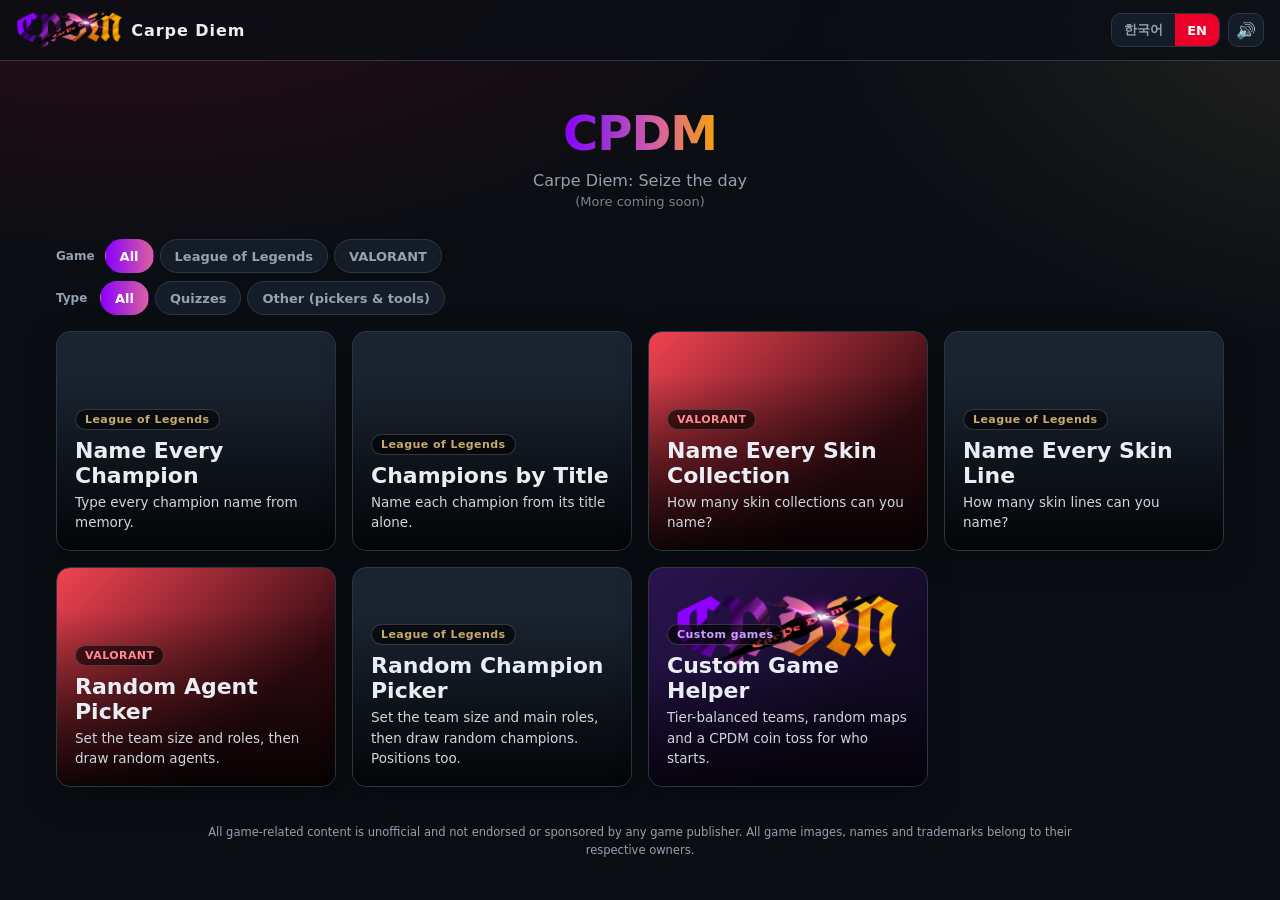
<file: index.html>
<!doctype html>
<html lang="ko">
<head>
<meta charset="utf-8">
<meta name="viewport" content="width=device-width, initial-scale=1, viewport-fit=cover">
<meta name="theme-color" content="#0a0e13">
<meta name="description" content="League of Legends & VALORANT fan quizzes · 리그 오브 레전드 & 발로란트 팬 퀴즈">
<title>Carpe Diem</title>
<link rel="icon" type="image/png" sizes="32x32" href="assets/img/favicon-32.png">
<link rel="icon" type="image/png" sizes="192x192" href="assets/img/favicon-192.png">
<link rel="apple-touch-icon" href="assets/img/apple-touch-icon.png">
<link rel="stylesheet" href="assets/css/style.css">
</head>
<body data-title-key="hubTitle">
<main class="wrap">
  <section class="hero">
    <h1 class="hero-logo-text">CPDM</h1>
    <p data-i18n="hubSub"></p>
    <p class="hero-note" data-i18n="hubNote"></p>
  </section>
  <nav class="cat-bar" aria-label="categories">
    <div class="cat-row"><span class="cat-label" data-i18n="catMain"></span><div class="cat-chips" id="mainCats"></div></div>
    <div class="cat-row"><span class="cat-label" data-i18n="catSub"></span><div class="cat-chips" id="subCats"></div></div>
  </nav>
  <section class="quiz-list" id="quizList"></section>
  <p class="status" id="emptyMsg" data-i18n="catEmpty" hidden></p>
</main>

<script src="assets/js/common.js"></script>
<script src="assets/js/quizzes.js"></script>
<script>
(function () {
  App.addStrings({
    ko: {
      hubTitle: 'Carpe Diem · 리그 오브 레전드 & 발로란트', hubSub: 'Carpe Diem: 현재를 즐겨라', hubNote: '(항목은 추후 업데이트됩니다.)',
      catMain: '게임', catSub: '분류', catAll: '전체', catLol: '리그 오브 레전드', catVal: '발로란트',
      catQuiz: '퀴즈', catEtc: '기타 (뽑기·도구)', catEmpty: '해당하는 항목이 아직 없어요.',
    },
    en: {
      hubTitle: 'Carpe Diem · League of Legends & VALORANT', hubSub: 'Carpe Diem: Seize the day', hubNote: '(More coming soon)',
      catMain: 'Game', catSub: 'Type', catAll: 'All', catLol: 'League of Legends', catVal: 'VALORANT',
      catQuiz: 'Quizzes', catEtc: 'Other (pickers & tools)', catEmpty: 'Nothing here yet.',
    },
  });

  // Main category = game ('all' items show under every game); sub category = quiz / other.
  const MAIN = [['all', 'catAll'], ['lol', 'catLol'], ['val', 'catVal']];
  const SUB = [['all', 'catAll'], ['quiz', 'catQuiz'], ['etc', 'catEtc']];
  const FILTER_KEY = 'rq-home-filter';
  let filter = { main: 'all', sub: 'all' };
  try { filter = Object.assign(filter, JSON.parse(localStorage.getItem(FILTER_KEY)) || {}); } catch (e) { /* ignore */ }

  function chips(boxId, options, key) {
    const box = document.getElementById(boxId);
    box.innerHTML = '';
    options.forEach(([value, label]) => {
      const b = document.createElement('button');
      b.type = 'button';
      b.className = 'cat-chip';
      b.textContent = App.t(label);
      b.classList.toggle('active', filter[key] === value);
      b.addEventListener('click', () => {
        filter[key] = value;
        try { localStorage.setItem(FILTER_KEY, JSON.stringify(filter)); } catch (e) { /* ignore */ }
        render();
      });
      box.appendChild(b);
    });
  }

  const list = document.getElementById('quizList');
  function render() {
    chips('mainCats', MAIN, 'main');
    chips('subCats', SUB, 'sub');
    list.innerHTML = '';
    const shown = window.QUIZZES.filter((q) =>
      (filter.main === 'all' || q.game === filter.main || q.game === 'all') &&
      (filter.sub === 'all' || q.type === filter.sub));
    document.getElementById('emptyMsg').hidden = shown.length > 0;
    shown.forEach((q) => {
      const a = document.createElement('a');
      a.className = 'quiz-card ' + q.game;
      a.href = q.href;
      if (q.image) {
        const img = document.createElement('img');
        img.className = 'bg';
        img.alt = '';
        img.loading = 'lazy';
        img.src = q.image;
        img.onerror = () => img.remove();
        a.appendChild(img);
      }
      const tag = document.createElement('span');
      tag.className = 'tag ' + q.game;
      tag.textContent = App.L(q.tag);
      const h = document.createElement('h2');
      h.textContent = App.L(q.title);
      const p = document.createElement('p');
      p.textContent = App.L(q.desc);
      a.append(tag, h, p);
      list.appendChild(a);
    });
  }

  App.mountChrome();
  render();
  App.onLang(render);
})();
</script>
</body>
</html>
</file>
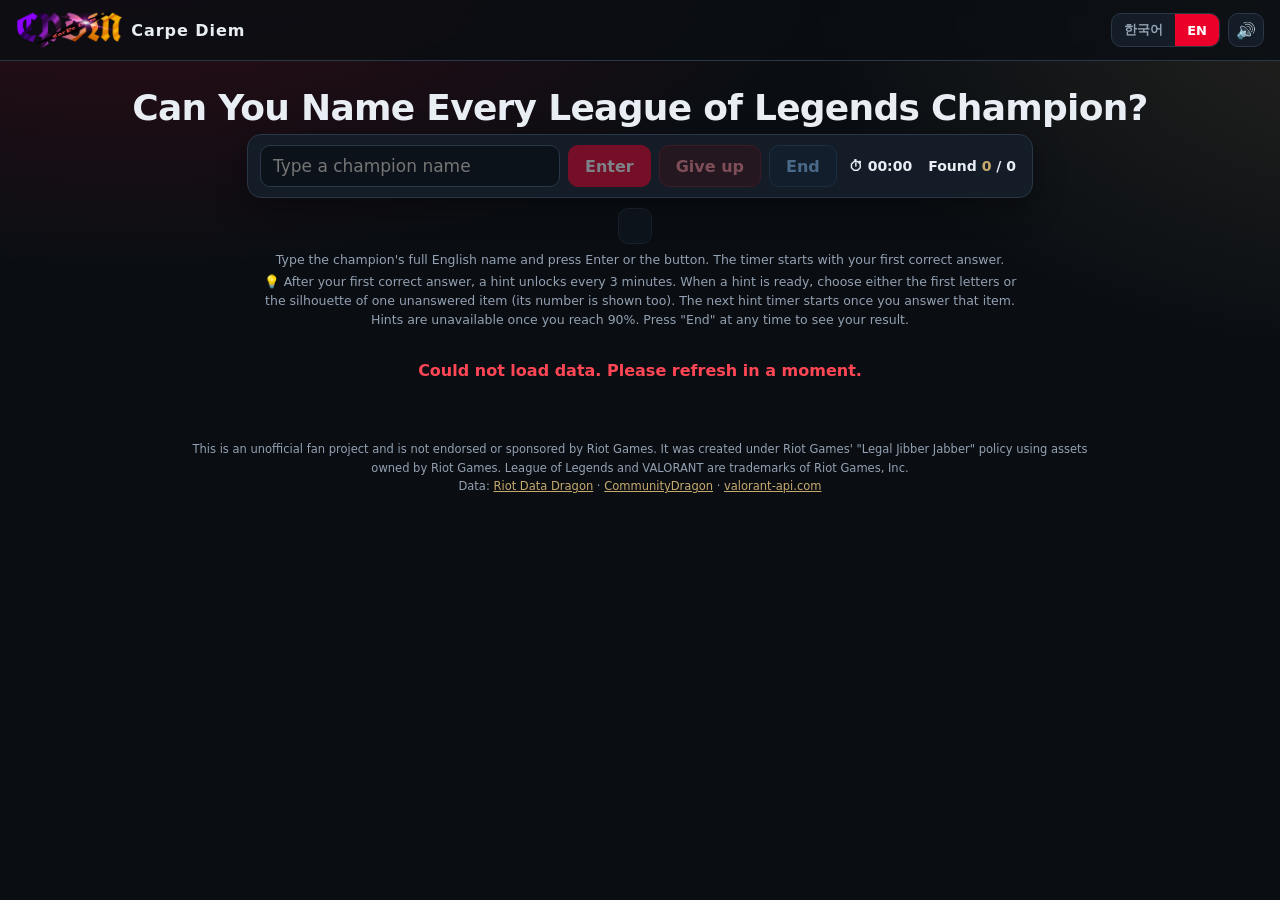
<file: lol-champions.html>
<!doctype html>
<html lang="ko">
<head>
<meta charset="utf-8">
<meta name="viewport" content="width=device-width, initial-scale=1, viewport-fit=cover">
<meta name="theme-color" content="#0a0e13">
<title>LoL 챔피언 퀴즈</title>
<link rel="icon" type="image/png" sizes="32x32" href="assets/img/favicon-32.png">
<link rel="icon" type="image/png" sizes="192x192" href="assets/img/favicon-192.png">
<link rel="apple-touch-icon" href="assets/img/apple-touch-icon.png">
<link rel="stylesheet" href="assets/css/style.css">
</head>
<body data-title-key="pageTitle" data-legal="riot">
<main class="wrap">
  <h1 class="page-title" data-i18n="title"></h1>
  <div class="game-bar">
    <input id="answer" class="text-input" autocomplete="off" autocapitalize="off" spellcheck="false" data-i18n-ph="placeholder" disabled>
    <button type="button" class="btn btn-primary" id="answerBtn" data-i18n="answer" disabled></button>
    <button type="button" class="btn btn-danger" id="giveUpBtn" data-i18n="giveUp" disabled></button>
    <div class="stat">⏱ <span id="timer">00:00</span></div>
    <div class="stat count"><span data-i18n="correct"></span> <b id="count">0</b> / <span id="total">0</span></div>
  </div>
  <p class="tip" data-i18n="tip"></p>
  <div class="status" id="status" data-i18n="loading"></div>
  <div class="champ-grid" id="grid"></div>
</main>

<section class="modal" id="endModal" role="dialog" aria-modal="true">
  <div class="modal-big" id="endBig"></div>
  <div class="modal-row" id="endScore"></div>
  <div class="modal-row"><span data-i18n="time"></span>: <span class="modal-time" id="endTime"></span></div>
  <p class="modal-comment" id="endComment"></p>
  <div class="modal-buttons">
    <button type="button" class="btn" data-close data-i18n="close"></button>
    <button type="button" class="btn btn-ok" id="restartBtn" data-i18n="restart"></button>
  </div>
</section>

<script src="assets/js/common.js"></script>
<script src="assets/js/name-all.js"></script>
<script src="assets/js/lol-champions.js"></script>
</body>
</html>
</file>
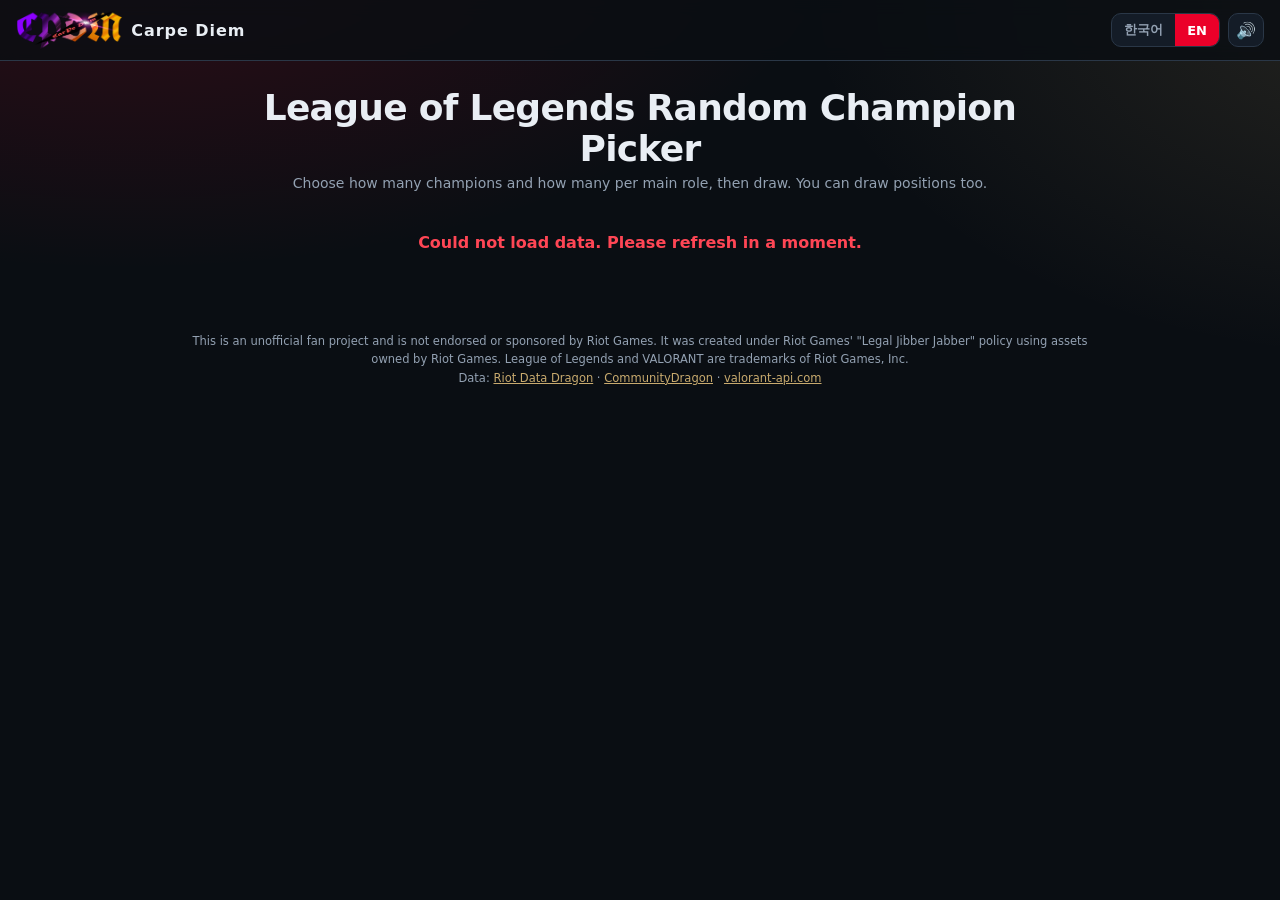
<file: lol-random.html>
<!doctype html>
<html lang="ko">
<head>
<meta charset="utf-8">
<meta name="viewport" content="width=device-width, initial-scale=1, viewport-fit=cover">
<meta name="theme-color" content="#0a0e13">
<title>LoL 챔피언 랜덤 뽑기</title>
<link rel="icon" type="image/png" sizes="32x32" href="assets/img/favicon-32.png">
<link rel="icon" type="image/png" sizes="192x192" href="assets/img/favicon-192.png">
<link rel="apple-touch-icon" href="assets/img/apple-touch-icon.png">
<link rel="stylesheet" href="assets/css/style.css">
</head>
<body data-title-key="pageTitle" data-legal="riot">
<main class="wrap rp">
  <h1 class="page-title" data-i18n="title"></h1>
  <p class="page-sub" data-i18n="sub"></p>
  <div class="status" id="status" data-i18n="loading"></div>

  <section class="panel rp-setup" id="setup" hidden>
    <div class="rp-row">
      <div class="rp-label" data-i18n="countLabel"></div>
      <div class="seg rp-count" id="countSeg"></div>
    </div>
    <div class="rp-row">
      <div class="rp-label"><span data-i18n="roleLabel"></span> <small id="roleNote"></small></div>
      <div class="rp-roles" id="roles"></div>
    </div>
    <button type="button" class="btn btn-primary btn-lg rp-go" id="drawBtn" data-i18n="draw"></button>
  </section>

  <section class="rp-result" id="result"></section>
</main>

<script src="assets/js/common.js"></script>
<script src="assets/js/random-picker.js"></script>
<script src="assets/js/lol-random.js"></script>
</body>
</html>
</file>
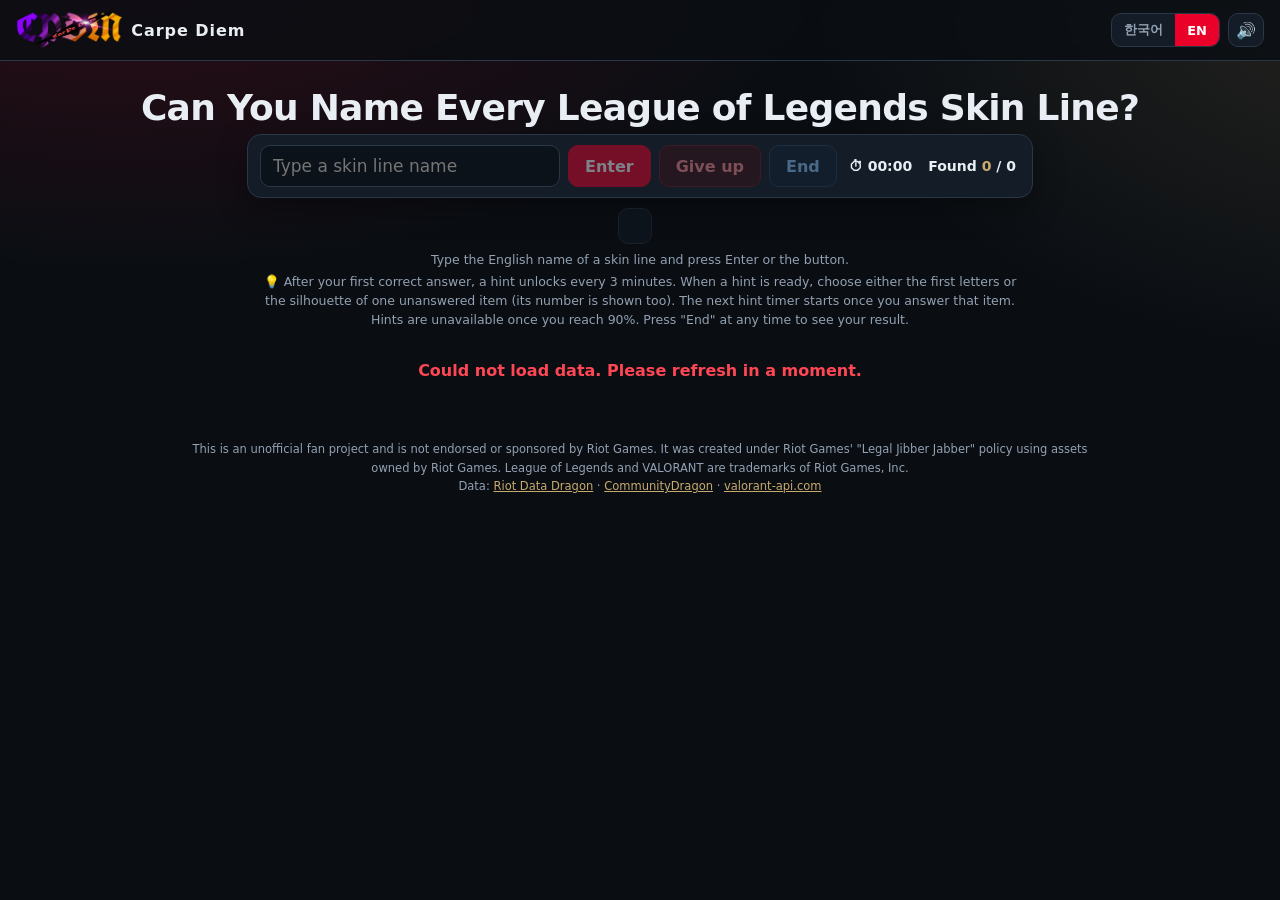
<file: lol-skinlines.html>
<!doctype html>
<html lang="ko">
<head>
<meta charset="utf-8">
<meta name="viewport" content="width=device-width, initial-scale=1, viewport-fit=cover">
<meta name="theme-color" content="#0a0e13">
<title>LoL 스킨 세트 퀴즈</title>
<link rel="icon" type="image/png" sizes="32x32" href="assets/img/favicon-32.png">
<link rel="icon" type="image/png" sizes="192x192" href="assets/img/favicon-192.png">
<link rel="apple-touch-icon" href="assets/img/apple-touch-icon.png">
<link rel="stylesheet" href="assets/css/style.css">
</head>
<body data-title-key="pageTitle" data-legal="riot">
<main class="wrap">
  <h1 class="page-title" data-i18n="title"></h1>
  <div class="game-bar">
    <input id="answer" class="text-input" autocomplete="off" autocapitalize="off" spellcheck="false" data-i18n-ph="placeholder" disabled>
    <button type="button" class="btn btn-primary" id="answerBtn" data-i18n="answer" disabled></button>
    <button type="button" class="btn btn-danger" id="giveUpBtn" data-i18n="giveUp" disabled></button>
    <div class="stat">⏱ <span id="timer">00:00</span></div>
    <div class="stat count"><span data-i18n="correct"></span> <b id="count">0</b> / <span id="total">0</span></div>
  </div>
  <p class="tip" data-i18n="tip"></p>
  <div class="status" id="status" data-i18n="loading"></div>
  <div class="champ-grid" id="grid"></div>
</main>

<section class="modal" id="endModal" role="dialog" aria-modal="true">
  <div class="modal-big" id="endBig"></div>
  <div class="modal-row" id="endScore"></div>
  <div class="modal-row"><span data-i18n="time"></span>: <span class="modal-time" id="endTime"></span></div>
  <p class="modal-comment" id="endComment"></p>
  <div class="modal-buttons">
    <button type="button" class="btn" data-close data-i18n="close"></button>
    <button type="button" class="btn btn-ok" id="restartBtn" data-i18n="restart"></button>
  </div>
</section>

<script src="assets/js/common.js"></script>
<script src="assets/js/name-all.js"></script>
<script src="assets/js/lol-skinlines.js"></script>
</body>
</html>
</file>
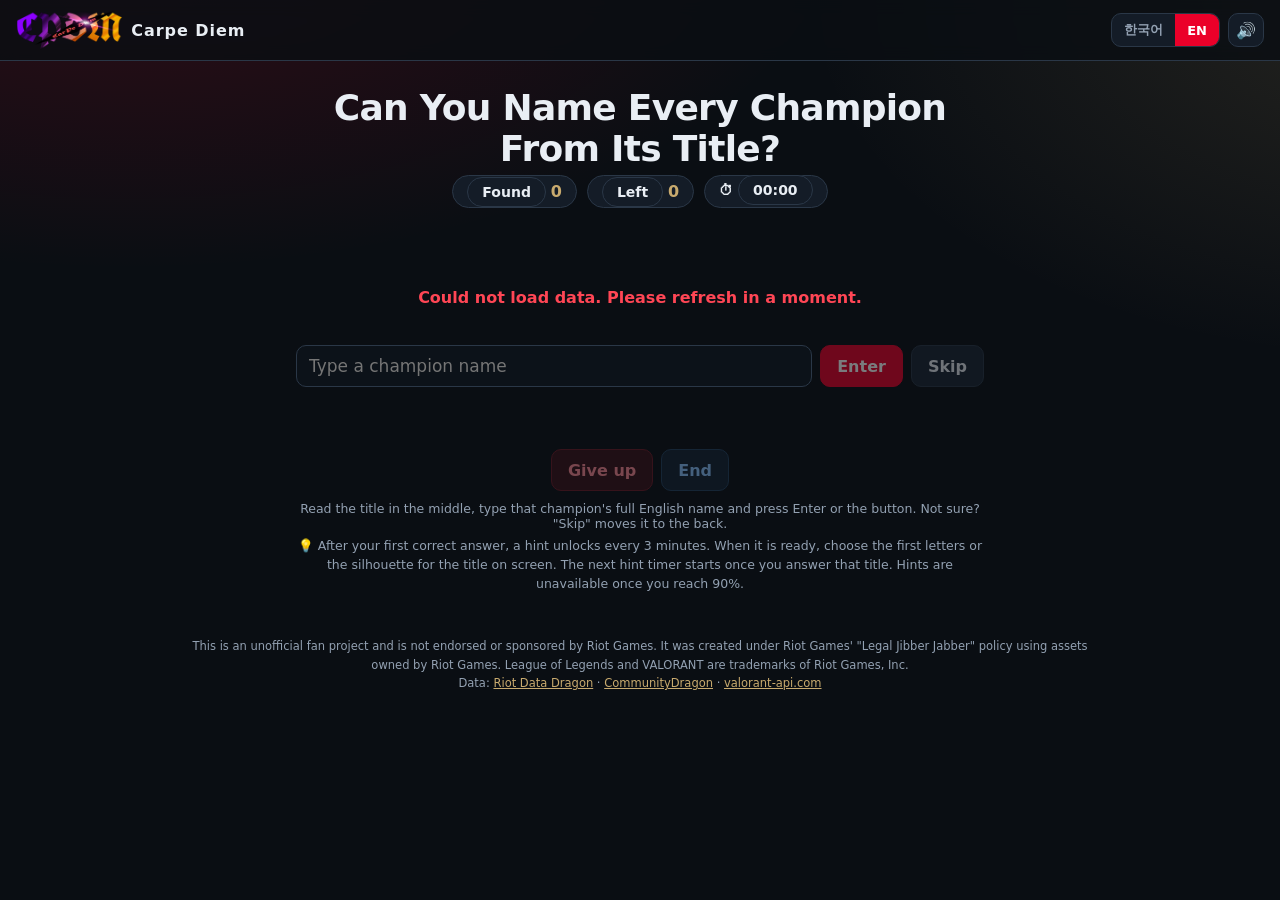
<file: lol-titles.html>
<!doctype html>
<html lang="ko">
<head>
<meta charset="utf-8">
<meta name="viewport" content="width=device-width, initial-scale=1, viewport-fit=cover">
<meta name="theme-color" content="#0a0e13">
<title>LoL 챔피언 칭호 퀴즈</title>
<link rel="icon" type="image/png" sizes="32x32" href="assets/img/favicon-32.png">
<link rel="icon" type="image/png" sizes="192x192" href="assets/img/favicon-192.png">
<link rel="apple-touch-icon" href="assets/img/apple-touch-icon.png">
<link rel="stylesheet" href="assets/css/style.css">
</head>
<body data-title-key="pageTitle" data-legal="riot">
<main class="wrap tq">
  <h1 class="page-title" data-i18n="title"></h1>
  <div class="tq-stats">
    <span><span data-i18n="statFound"></span> <b id="count">0</b></span>
    <span><span data-i18n="statLeft"></span> <b id="left">0</b></span>
    <span>⏱ <span id="timer">00:00</span></span>
  </div>
  <div class="hint-bar">
    <button type="button" class="btn btn-hint" id="hintBtn" disabled hidden></button>
    <button type="button" class="btn btn-hint ready" id="hintMaskBtn" data-i18n="hintPickMask" hidden></button>
    <button type="button" class="btn btn-hint ready" id="hintSilBtn" data-i18n="hintPickSil" hidden></button>
    <span class="hint-text" id="hintText"></span>
  </div>
  <div class="status" id="status" data-i18n="loading"></div>

  <section class="tq-card" id="card" hidden>
    <div class="tq-label" data-i18n="cardLabel"></div>
    <div class="tq-title" id="clue"></div>
    <div class="tq-hint" id="cardHint" hidden></div>
  </section>
  <div class="tq-form">
    <input id="answer" class="text-input" autocomplete="off" autocapitalize="off" spellcheck="false" data-i18n-ph="placeholder" disabled>
    <button type="button" class="btn btn-primary" id="answerBtn" data-i18n="answer" disabled></button>
    <button type="button" class="btn" id="skipBtn" data-i18n="skip" disabled></button>
  </div>
  <div class="tq-feedback" id="feedback"></div>
  <div class="tq-actions">
    <button type="button" class="btn btn-danger" id="giveUpBtn" data-i18n="giveUp" disabled></button>
    <button type="button" class="btn btn-end" id="endBtn" data-i18n="earlyEnd" disabled></button>
  </div>
  <p class="tip" data-i18n="tip"></p>
  <p class="tip tip-hint" data-i18n="hintRules"></p>
  <p class="tip best-line" id="best"></p>

  <section class="tq-missed" id="missedBox" hidden>
    <h3 data-i18n="missedTitle"></h3>
    <div class="tq-missed-list" id="missedList"></div>
  </section>
</main>

<section class="modal" id="endModal" role="dialog" aria-modal="true">
  <div class="modal-big" id="endBig"></div>
  <div class="modal-row" id="endScore"></div>
  <div class="modal-row"><span data-i18n="time"></span>: <span class="modal-time" id="endTime"></span></div>
  <p class="modal-comment" id="endComment"></p>
  <p class="modal-best" id="endBest"></p>
  <div class="modal-buttons">
    <button type="button" class="btn" data-close data-i18n="close"></button>
    <button type="button" class="btn btn-ok" id="restartBtn" data-i18n="restart"></button>
  </div>
</section>

<script src="assets/js/common.js"></script>
<script src="assets/js/lol-titles.js"></script>
</body>
</html>
</file>
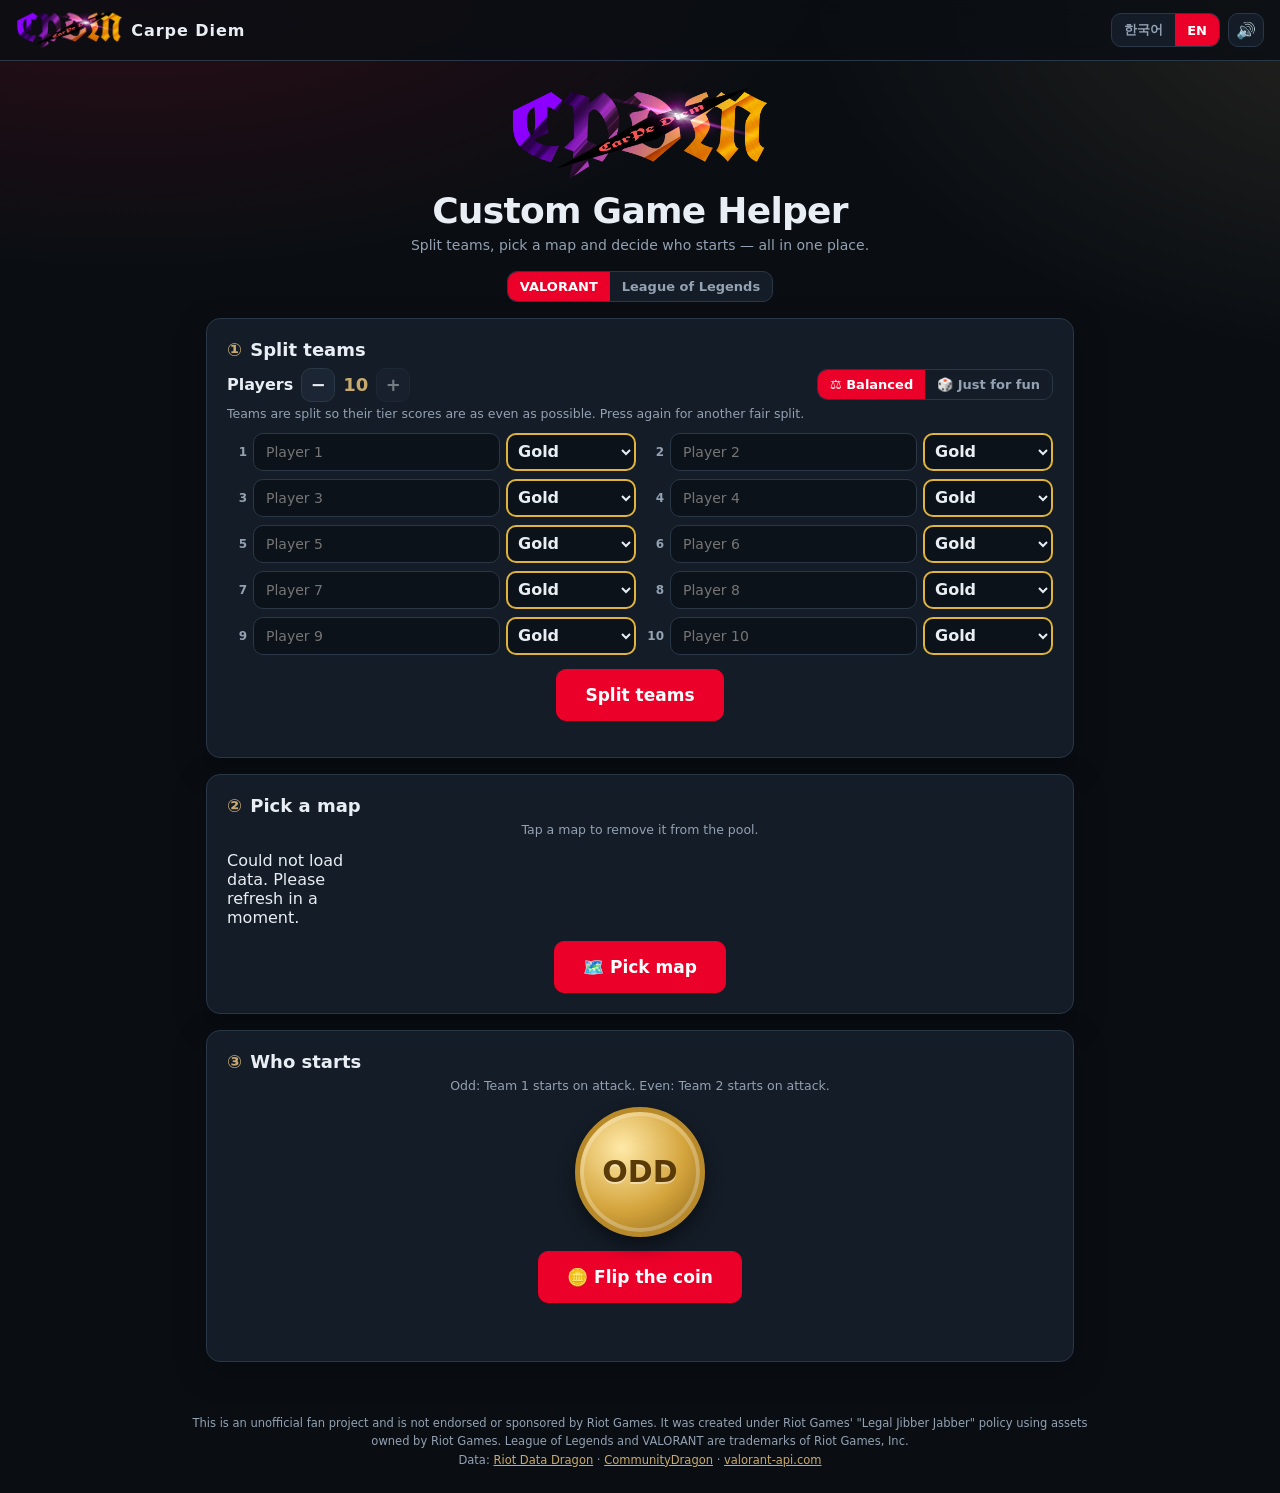
<file: scrim.html>
<!doctype html>
<html lang="ko">
<head>
<meta charset="utf-8">
<meta name="viewport" content="width=device-width, initial-scale=1, viewport-fit=cover">
<meta name="theme-color" content="#0a0e13">
<title>내전 도우미</title>
<link rel="icon" type="image/png" sizes="32x32" href="assets/img/favicon-32.png">
<link rel="icon" type="image/png" sizes="192x192" href="assets/img/favicon-192.png">
<link rel="apple-touch-icon" href="assets/img/apple-touch-icon.png">
<link rel="stylesheet" href="assets/css/style.css">
</head>
<body data-title-key="pageTitle" data-legal="riot">
<main class="wrap sc">
  <img class="sc-logo" src="assets/img/logo.png" alt="CPDM">
  <h1 class="page-title" data-i18n="title"></h1>
  <p class="page-sub" data-i18n="sub"></p>
  <div class="sc-game"><div class="seg" id="gameSeg"></div></div>

  <!-- 1. Teams -->
  <section class="panel sc-section">
    <h2 class="sc-h"><span>①</span> <span data-i18n="teamsTitle"></span></h2>
    <div class="sc-toolbar">
      <div class="sc-count">
        <span data-i18n="playerCount"></span>
        <button type="button" class="btn rp-step" id="countMinus">−</button>
        <b class="rp-val" id="countVal"></b>
        <button type="button" class="btn rp-step" id="countPlus">+</button>
      </div>
      <div class="seg" id="modeSeg"></div>
    </div>
    <p class="tip sc-mode-tip" id="modeTip"></p>
    <div class="sc-players" id="players"></div>
    <div class="sc-actions">
      <button type="button" class="btn btn-primary btn-lg" id="splitBtn" data-i18n="split"></button>
    </div>
    <div class="sc-teams" id="teams"></div>
  </section>

  <!-- 2. Map (VALORANT only) -->
  <section class="panel sc-section" id="mapSection" hidden>
    <h2 class="sc-h"><span>②</span> <span data-i18n="mapTitle"></span></h2>
    <p class="tip" data-i18n="mapTip"></p>
    <div class="sc-pool" id="mapPool"></div>
    <div class="sc-actions">
      <button type="button" class="btn btn-primary btn-lg" id="mapBtn" data-i18n="mapPick"></button>
    </div>
    <div class="sc-map" id="mapResult" hidden></div>
  </section>

  <!-- 3. Coin toss -->
  <section class="panel sc-section">
    <h2 class="sc-h"><span id="coinNum">③</span> <span data-i18n="coinTitle"></span></h2>
    <p class="tip" id="coinTip"></p>
    <div class="coin-wrap">
      <div class="coin" id="coin">
        <div class="coin-face coin-front"><b class="coin-label" data-i18n="headsShort"></b></div>
        <div class="coin-face coin-back"><b class="coin-label" data-i18n="tailsShort"></b></div>
      </div>
    </div>
    <div class="sc-actions">
      <button type="button" class="btn btn-primary btn-lg" id="coinBtn" data-i18n="coinFlip"></button>
    </div>
    <p class="sc-coin-result" id="coinResult"></p>
  </section>
</main>

<script src="assets/js/common.js"></script>
<script src="assets/js/scrim.js"></script>
</body>
</html>
</file>
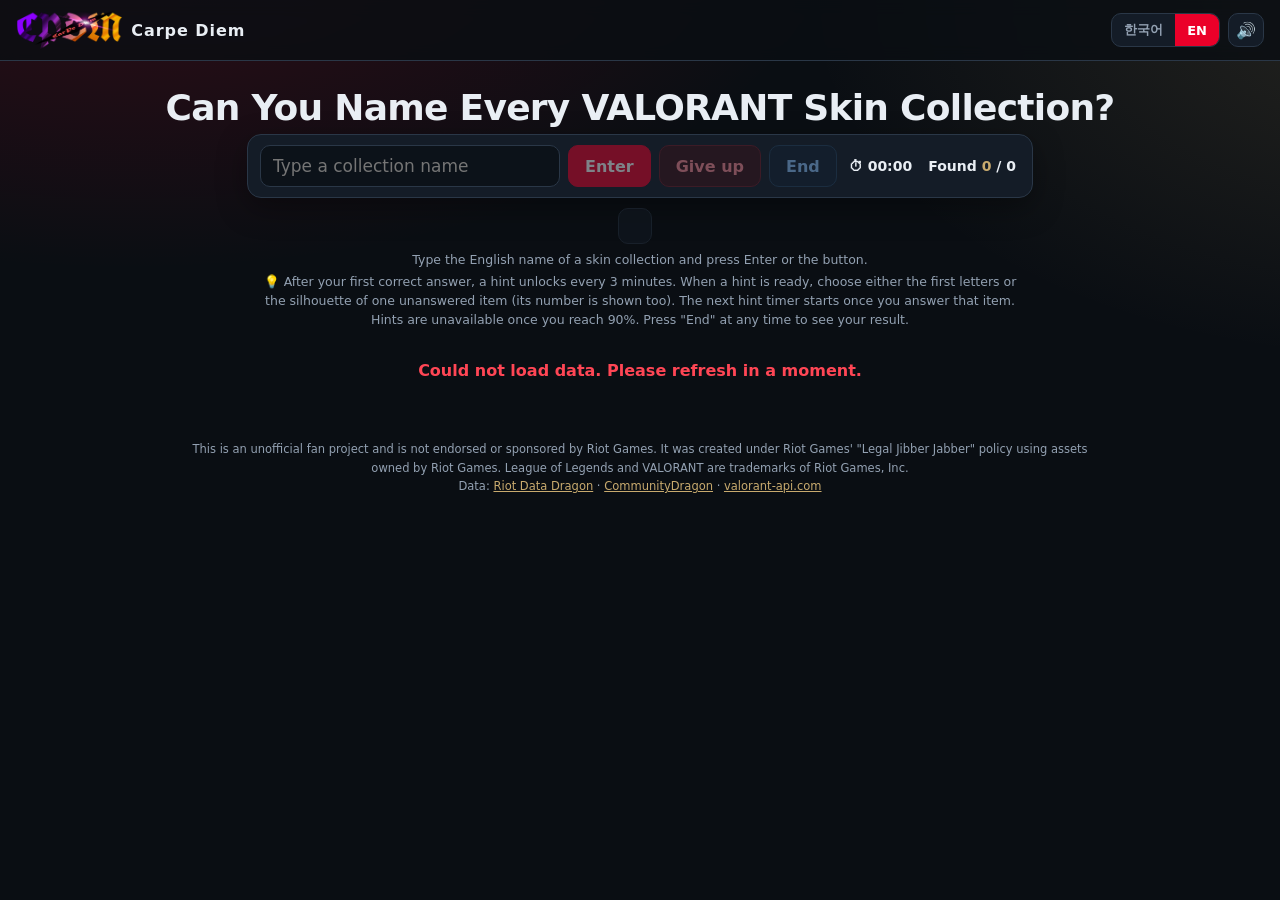
<file: valorant-collections.html>
<!doctype html>
<html lang="ko">
<head>
<meta charset="utf-8">
<meta name="viewport" content="width=device-width, initial-scale=1, viewport-fit=cover">
<meta name="theme-color" content="#0a0e13">
<title>발로란트 컬렉션 퀴즈</title>
<link rel="icon" type="image/png" sizes="32x32" href="assets/img/favicon-32.png">
<link rel="icon" type="image/png" sizes="192x192" href="assets/img/favicon-192.png">
<link rel="apple-touch-icon" href="assets/img/apple-touch-icon.png">
<link rel="stylesheet" href="assets/css/style.css">
</head>
<body data-title-key="pageTitle" data-legal="riot">
<main class="wrap">
  <h1 class="page-title" data-i18n="title"></h1>
  <div class="game-bar">
    <input id="answer" class="text-input" autocomplete="off" autocapitalize="off" spellcheck="false" data-i18n-ph="placeholder" disabled>
    <button type="button" class="btn btn-primary" id="answerBtn" data-i18n="answer" disabled></button>
    <button type="button" class="btn btn-danger" id="giveUpBtn" data-i18n="giveUp" disabled></button>
    <div class="stat">⏱ <span id="timer">00:00</span></div>
    <div class="stat count"><span data-i18n="correct"></span> <b id="count">0</b> / <span id="total">0</span></div>
  </div>
  <p class="tip" data-i18n="tip"></p>
  <div class="status" id="status" data-i18n="loading"></div>
  <div class="champ-grid" id="grid"></div>
</main>

<section class="modal" id="endModal" role="dialog" aria-modal="true">
  <div class="modal-big" id="endBig"></div>
  <div class="modal-row" id="endScore"></div>
  <div class="modal-row"><span data-i18n="time"></span>: <span class="modal-time" id="endTime"></span></div>
  <p class="modal-comment" id="endComment"></p>
  <div class="modal-buttons">
    <button type="button" class="btn" data-close data-i18n="close"></button>
    <button type="button" class="btn btn-ok" id="restartBtn" data-i18n="restart"></button>
  </div>
</section>

<script src="assets/js/common.js"></script>
<script src="assets/js/name-all.js"></script>
<script src="assets/js/valorant-collections.js"></script>
</body>
</html>
</file>
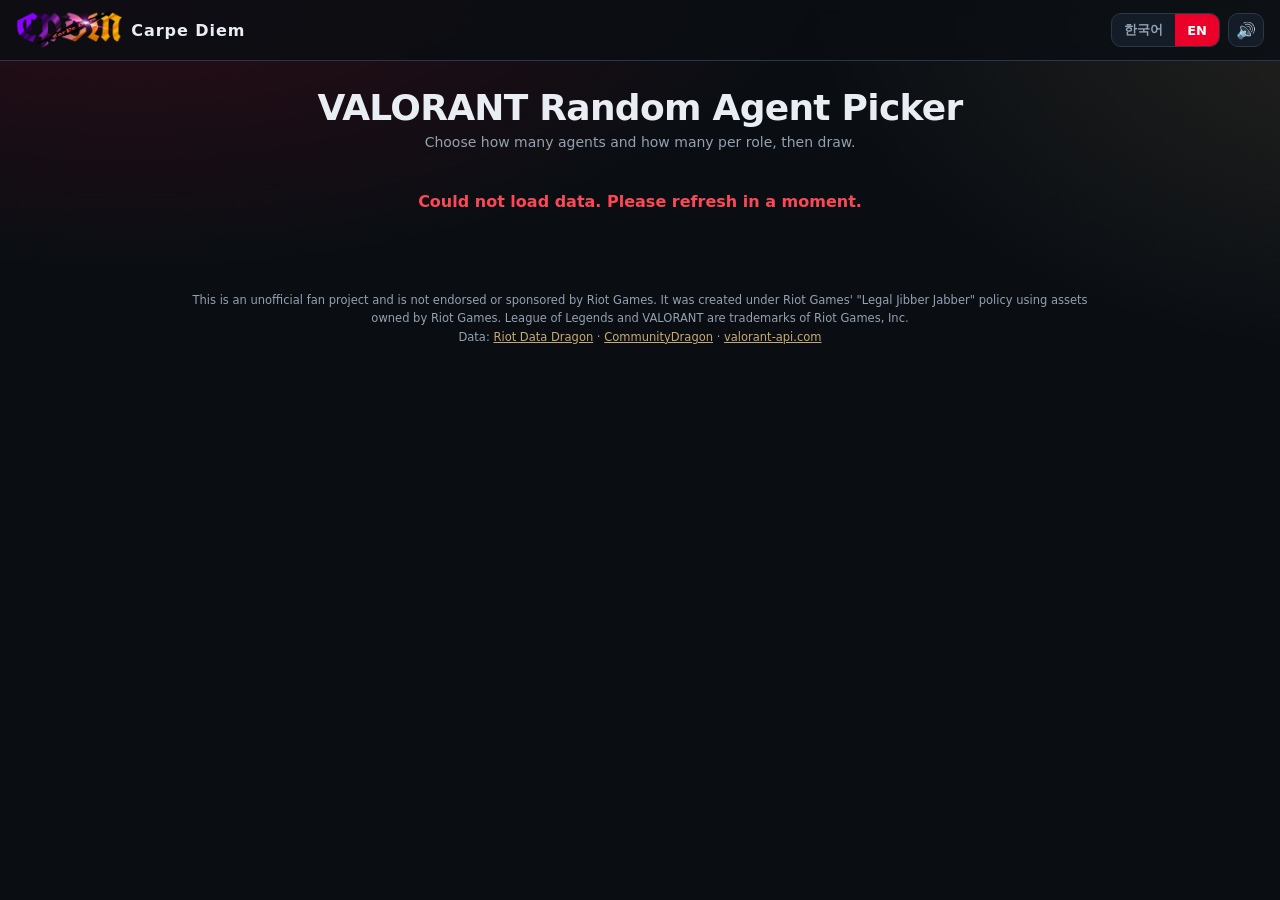
<file: valorant-random.html>
<!doctype html>
<html lang="ko">
<head>
<meta charset="utf-8">
<meta name="viewport" content="width=device-width, initial-scale=1, viewport-fit=cover">
<meta name="theme-color" content="#0a0e13">
<title>발로란트 요원 랜덤 뽑기</title>
<link rel="icon" type="image/png" sizes="32x32" href="assets/img/favicon-32.png">
<link rel="icon" type="image/png" sizes="192x192" href="assets/img/favicon-192.png">
<link rel="apple-touch-icon" href="assets/img/apple-touch-icon.png">
<link rel="stylesheet" href="assets/css/style.css">
</head>
<body data-title-key="pageTitle" data-legal="riot">
<main class="wrap rp">
  <h1 class="page-title" data-i18n="title"></h1>
  <p class="page-sub" data-i18n="sub"></p>
  <div class="status" id="status" data-i18n="loading"></div>

  <section class="panel rp-setup" id="setup" hidden>
    <div class="rp-row">
      <div class="rp-label" data-i18n="countLabel"></div>
      <div class="seg rp-count" id="countSeg"></div>
    </div>
    <div class="rp-row">
      <div class="rp-label"><span data-i18n="roleLabel"></span> <small id="roleNote"></small></div>
      <div class="rp-roles" id="roles"></div>
    </div>
    <button type="button" class="btn btn-primary btn-lg rp-go" id="drawBtn" data-i18n="draw"></button>
  </section>

  <section class="rp-result" id="result"></section>
</main>

<script src="assets/js/common.js"></script>
<script src="assets/js/random-picker.js"></script>
<script src="assets/js/valorant-random.js"></script>
</body>
</html>
</file>
<file: assets/css/style.css>
:root{
  --bg:#0a0e13;--panel:#141c27;--panel2:#1b2533;--line:#2a3747;--text:#e9eef4;--muted:#93a1b2;
  --accent:#eb0029;--accent-2:#ff4655;--gold:#c8aa6e;--ok:#1fbf6a;--bad:#ff4655;--radius:14px;
  --shadow:0 10px 30px rgba(0,0,0,.35);
}
*{box-sizing:border-box}
html,body{min-height:100%}
body{
  margin:0;color:var(--text);
  font-family:"Pretendard","Apple SD Gothic Neo","Noto Sans KR","Malgun Gothic",system-ui,sans-serif;
  background:
    radial-gradient(1200px 600px at 10% -10%,rgba(235,0,41,.18),transparent 60%),
    radial-gradient(1000px 600px at 110% 0%,rgba(200,170,110,.14),transparent 60%),
    var(--bg);
  background-attachment:fixed;
  overflow-x:hidden;
}
button,input,select{font:inherit;color:inherit}
a{color:inherit}
[hidden]{display:none!important}

/* ---------- top bar / footer ---------- */
.topbar{position:sticky;top:0;z-index:50;display:flex;align-items:center;justify-content:space-between;gap:12px;padding:10px 16px;background:rgba(10,14,19,.82);backdrop-filter:blur(8px);border-bottom:1px solid var(--line)}
.brand{display:flex;align-items:center;gap:8px;text-decoration:none;font-weight:900;letter-spacing:.06em}
.brand-logo{display:block;height:40px;width:auto}
.controls{display:flex;align-items:center;gap:8px}
.seg{display:inline-flex;border:1px solid var(--line);border-radius:10px;overflow:hidden;background:var(--panel)}
.seg button{border:0;background:transparent;padding:7px 12px;font-size:13px;font-weight:800;cursor:pointer;color:var(--muted)}
.seg button.active{background:var(--accent);color:#fff}
.icon-btn{width:36px;height:34px;border:1px solid var(--line);border-radius:10px;background:var(--panel);cursor:pointer;font-size:16px}
.footer{width:min(900px,calc(100% - 32px));margin:28px auto 24px;color:var(--muted);font-size:11.5px;line-height:1.6;text-align:center}
.footer a{color:var(--gold)}

/* ---------- layout ---------- */
.wrap{width:min(1200px,100%);margin:0 auto;padding:18px 16px 8px}
.page-title{margin:8px 0 6px;text-align:center;font-size:clamp(22px,3.6vw,36px);font-weight:900;letter-spacing:-.02em}
.page-sub{margin:0 0 18px;text-align:center;color:var(--muted);font-size:14px}
.panel{background:var(--panel);border:1px solid var(--line);border-radius:var(--radius);box-shadow:var(--shadow);padding:20px}
.status{text-align:center;color:var(--muted);padding:24px 0;font-weight:700}
.status.error{color:var(--bad)}

/* ---------- buttons ---------- */
.btn{height:42px;padding:0 16px;border:1px solid var(--line);border-radius:10px;background:var(--panel2);font-weight:800;cursor:pointer;white-space:nowrap}
.btn:hover:not(:disabled){filter:brightness(1.15)}
.btn:disabled{opacity:.45;cursor:not-allowed}
.btn-primary{background:var(--accent);border-color:var(--accent);color:#fff}
.btn-danger{background:#3a1218;border-color:#6d1a26;color:#ff8b96}
.btn-end{background:#132233;border-color:#24425f;color:#8cc4ff}
.btn-ok{background:var(--ok);border-color:var(--ok);color:#04150b}
.btn-lg{height:52px;padding:0 28px;font-size:17px}

/* ---------- hub ---------- */
.hero{text-align:center;padding:26px 0 8px}
.hero h1{margin:0;font-size:clamp(28px,5vw,48px);font-weight:900;letter-spacing:-.02em}
/* main title in the logo's colours: purple → violet → pink → orange */
.hero h1.hero-logo-text{display:inline-block;background:linear-gradient(90deg,#8a00ff 0%,#9d34d6 30%,#d9619e 62%,#f5a20c 100%);-webkit-background-clip:text;background-clip:text;color:transparent;-webkit-text-fill-color:transparent}
.hero p{color:var(--muted);margin:10px 0 0}
.hero .hero-note{margin-top:4px;font-size:13px;opacity:.8}
/* home: main (game) / sub (type) category filters */
.cat-bar{display:grid;gap:8px;margin-top:22px}
.cat-row{display:flex;align-items:center;gap:10px;flex-wrap:wrap}
.cat-label{min-width:34px;font-size:12px;font-weight:900;color:var(--muted)}
.cat-chips{display:flex;flex-wrap:wrap;gap:6px}
.cat-chip{height:34px;padding:0 14px;border:1px solid var(--line);border-radius:999px;background:var(--panel);font-size:13px;font-weight:800;color:var(--muted);cursor:pointer}
.cat-chip:hover{color:var(--text)}
.cat-chip.active{background:linear-gradient(90deg,#8a00ff,#d9619e);border-color:transparent;color:#fff}
.quiz-list{display:grid;grid-template-columns:repeat(auto-fill,minmax(280px,1fr));gap:16px;margin-top:16px}
.quiz-card{position:relative;display:flex;flex-direction:column;justify-content:flex-end;min-height:220px;padding:18px;border-radius:var(--radius);overflow:hidden;text-decoration:none;border:1px solid var(--line);box-shadow:var(--shadow);background:var(--panel2);isolation:isolate;transition:transform .15s ease,border-color .15s ease}
.quiz-card:hover{transform:translateY(-3px);border-color:var(--accent)}
.quiz-card .bg{position:absolute;inset:0;z-index:-2;width:100%;height:100%;object-fit:cover;object-position:center 25%}
.quiz-card::after{content:"";position:absolute;inset:0;z-index:-1;background:linear-gradient(180deg,rgba(0,0,0,.05) 20%,rgba(0,0,0,.88))}
.quiz-card.val{background:linear-gradient(135deg,#ff4655,#3a0d14 70%)}
.quiz-card.val .bg{object-fit:contain;object-position:right bottom}
.tag{align-self:flex-start;padding:3px 9px;border-radius:999px;font-size:11px;font-weight:900;letter-spacing:.04em;background:rgba(0,0,0,.6);border:1px solid rgba(255,255,255,.18)}
.tag.lol{color:var(--gold)}.tag.val{color:#ff8b96}
.quiz-card h2{margin:8px 0 4px;font-size:22px;font-weight:900}
.quiz-card p{margin:0;color:#cfd6df;font-size:13.5px;line-height:1.5}

/* ---------- champion quiz ---------- */
.game-bar{display:flex;flex-wrap:wrap;align-items:center;justify-content:center;gap:8px;width:max-content;max-width:100%;margin:0 auto 8px;padding:10px 12px;background:var(--panel);border:1px solid var(--line);border-radius:var(--radius);box-shadow:var(--shadow)}
.text-input{width:300px;max-width:100%;height:42px;padding:0 12px;border:1px solid var(--line);border-radius:10px;background:#0c1219;font-size:17px;outline:none}
.text-input:focus{border-color:var(--accent);box-shadow:0 0 0 3px rgba(235,0,41,.2)}
.stat{font-weight:800;font-size:14px;white-space:nowrap;padding:0 4px}
.stat b{color:var(--gold)}
.stat.paused{color:#8cc4ff}
.stat.paused::after{content:" ⏸"}
.tip{text-align:center;color:var(--muted);font-size:12.5px;margin:6px 0 14px}
.tip + .tip-hint{max-width:760px;margin:-8px auto 14px;line-height:1.5}
.champ-grid{display:grid;grid-template-columns:repeat(auto-fill,minmax(66px,1fr));gap:6px}
.cell{position:relative;aspect-ratio:1/1.2;display:grid;grid-template-rows:minmax(0,1fr) auto;background:var(--panel2);border:2px solid var(--line);border-radius:6px;overflow:hidden}
.cell .num{position:absolute;top:2px;left:4px;z-index:2;font-size:10px;font-weight:800;color:var(--muted);text-shadow:0 1px 2px #000}
.cell .q{display:grid;place-items:center;font-size:24px;font-weight:900;color:#34445a}
.cell .pic{min-height:0;overflow:hidden}
.cell img{display:block;width:100%;height:100%;object-fit:cover;min-height:0}
/* skin line tiles (square art) / weapon collections (wide transparent renders) */
.champ-grid.grid-tile{grid-template-columns:repeat(auto-fill,minmax(96px,1fr))}
.champ-grid.grid-weapon{grid-template-columns:repeat(auto-fill,minmax(176px,1fr))}
.grid-weapon .cell{aspect-ratio:16/10.5}
.grid-weapon .cell .pic{background:radial-gradient(circle at 50% 50%,#26313f,#121922 75%)}
.grid-weapon .cell .pic.contain img{object-fit:contain;padding:8px 10px}
.grid-tile .cell .name,.grid-weapon .cell .name{font-size:11px;padding:3px 3px}
.cell .name{padding:2px 2px;background:rgba(0,0,0,.88);font-size:10px;font-weight:800;text-align:center;white-space:nowrap;overflow:hidden;text-overflow:ellipsis}
.cell.ok{border-color:var(--gold)}
.cell.ok .num{color:#fff}
/* revealed after "End": dimmed picture, red name */
.cell.missed{border-color:#6d1a26}
.cell.missed img{filter:grayscale(1);opacity:.45}
.cell.missed .name{color:#ff8b96}
/* one-at-a-time quiz (champion titles): a big card in the middle */
.tq{max-width:720px;margin:0 auto}
.tq-stats{display:flex;justify-content:center;gap:10px;flex-wrap:wrap;margin:4px 0 16px}
.tq-stats span{padding:6px 14px;border:1px solid var(--line);border-radius:999px;background:var(--panel);font-weight:800;font-size:14px}
.tq-stats b{color:var(--gold);font-size:16px}
.tq-card{position:relative;display:grid;place-items:center;gap:6px;min-height:200px;padding:28px 20px;border:1px solid var(--line);border-radius:18px;text-align:center;
  background:radial-gradient(500px 220px at 50% 0%,rgba(200,170,110,.16),transparent 70%),var(--panel);box-shadow:var(--shadow)}
.tq-label{font-size:12px;font-weight:800;letter-spacing:.12em;color:var(--muted)}
.tq-title{font-size:clamp(26px,5vw,40px);font-weight:900;line-height:1.25;color:var(--gold);word-break:keep-all}
.tq-card.flip .tq-title{animation:tqIn .25s ease}
.tq-hint{margin-top:6px;display:flex;flex-direction:column;align-items:center;gap:8px}
.tq-stats span.paused{color:#8cc4ff}
.tq-stats span.paused::after{content:" ⏸"}
.tq-mask{font-size:22px;font-weight:900;letter-spacing:.15em;color:#fff;padding:4px 14px;border:1px dashed var(--gold);border-radius:10px}
.tq-sil{position:relative;width:84px;height:84px;border:2px dashed var(--gold);border-radius:12px;overflow:hidden}
.tq-sil img{width:100%;height:100%;object-fit:cover;filter:brightness(.6)}
.tq-sil span{position:absolute;inset:0;display:grid;place-items:center;font-size:40px;font-weight:900;color:#fff;text-shadow:0 2px 6px rgba(0,0,0,.9)}
.tq-card.shake{animation:tqShake .35s ease}
@keyframes tqIn{from{opacity:0;transform:translateY(8px)}to{opacity:1;transform:none}}
@keyframes tqShake{0%,100%{transform:none}25%{transform:translateX(-8px)}75%{transform:translateX(8px)}}
.tq-form{display:flex;gap:8px;margin-top:14px}
.tq-form .text-input{flex:1;width:auto}
.tq-feedback{min-height:44px;margin-top:12px;display:flex;align-items:center;justify-content:center;gap:10px;font-weight:800}
.tq-feedback img{width:38px;height:38px;border-radius:8px;border:2px solid var(--gold)}
.tq-feedback .ok{color:var(--ok)}
.tq-feedback .bad{color:var(--bad)}
.tq-feedback .muted{color:var(--muted)}
.tq-actions{display:flex;justify-content:center;gap:8px;margin:6px 0 10px}
.tq-missed h3{margin:22px 0 10px}
.tq-missed-list{display:grid;grid-template-columns:repeat(auto-fill,minmax(150px,1fr));gap:8px}
.tq-miss{display:flex;align-items:center;gap:8px;padding:6px 8px;border:1px solid #6d1a26;border-radius:10px;background:var(--panel2)}
.tq-miss img{width:40px;height:40px;border-radius:6px;filter:grayscale(1);opacity:.6}
.tq-miss b{display:block;color:#ff8b96;font-size:13px}
.tq-miss small{display:block;color:var(--muted);font-size:11px;line-height:1.3}
/* random picker */
.rp{max-width:900px;margin:0 auto}
.rp-setup{display:grid;gap:18px;justify-items:center;text-align:center}
.rp-row{display:grid;gap:8px;justify-items:center;width:100%}
.rp-label{font-size:13px;font-weight:800;color:var(--muted)}
.rp-label small{font-weight:600}
.rp-count button{min-width:56px}
.rp-setup > *{min-width:0}
.rp-roles{display:grid;grid-template-columns:repeat(2,minmax(0,1fr));gap:8px;width:100%;max-width:560px}
.rp-role{display:flex;align-items:center;gap:8px;min-width:0;padding:8px 10px;border:1px solid var(--line);border-radius:12px;background:var(--panel2)}
.rp-role-name{flex:1;min-width:0;display:flex;align-items:center;gap:8px;font-weight:800;text-align:left;white-space:nowrap;overflow:hidden;text-overflow:ellipsis}
.rp-role-name img{width:20px;height:20px}
.rp-step{width:34px;height:34px;padding:0;font-size:18px}
.rp-val{min-width:18px;text-align:center;font-size:18px;color:var(--gold)}
.rp-go{min-width:200px}
.rp-result{display:grid;grid-template-columns:repeat(auto-fit,minmax(150px,1fr));gap:12px;margin-top:20px}
.rp-card{position:relative;display:grid;justify-items:center;gap:6px;padding:14px 10px 12px;border:1px solid rgba(255,255,255,.12);border-radius:16px;background:var(--panel2);box-shadow:var(--shadow);text-align:center;overflow:hidden}
.rp-card.pop{animation:pop .35s ease}
.rp-card.rolling{filter:saturate(.4) brightness(.8)}
.rp-portrait{width:100%;max-width:150px;aspect-ratio:1/1;object-fit:contain}
.rp-name{font-size:18px;font-weight:900;text-shadow:0 1px 4px rgba(0,0,0,.6)}
.rp-role-chip{display:inline-flex;align-items:center;gap:5px;padding:3px 10px;border-radius:999px;background:rgba(0,0,0,.45);font-size:12px;font-weight:800}
.rp-role-chip img{width:14px;height:14px}
.rp-pos{justify-content:center}
.rp-names{display:flex;flex-wrap:wrap;justify-content:center;gap:8px;width:100%;max-width:640px}
.rp-name-input.text-input{flex:1 1 110px;width:auto;max-width:160px;min-width:0;height:38px;font-size:14px;text-align:center}
.rp-player{margin-top:18px;max-width:100%;padding:2px 10px;border-radius:8px;background:rgba(0,0,0,.45);font-size:13px;font-weight:900;color:var(--gold);white-space:nowrap;overflow:hidden;text-overflow:ellipsis}
.rp-actions{display:flex;flex-wrap:wrap;justify-content:center;gap:8px}
.rp-pos-chip{position:absolute;top:8px;left:8px;z-index:1;display:inline-flex;align-items:center;gap:4px;padding:3px 10px 3px 5px;border-radius:999px;background:var(--accent);color:#fff;font-size:12px;font-weight:900}
.rp-pos-chip img{width:18px;height:18px}
/* LoL cards use square splash tiles (opaque art) */
.rp-card.rp-lol{background:linear-gradient(160deg,#1e2a3a,#121922)}
.rp-card.rp-lol .rp-portrait{object-fit:cover;border-radius:12px;border:2px solid rgba(200,170,110,.5)}
/* scrim helper */
.sc{max-width:900px;margin:0 auto}
.sc-game{display:flex;justify-content:center;margin:0 0 16px}
.sc-section{margin-bottom:16px}
.sc-h{display:flex;align-items:center;gap:8px;margin:0 0 6px;font-size:18px;font-weight:900}
.sc-h span:first-child{color:var(--gold)}
.sc-toolbar{display:flex;flex-wrap:wrap;align-items:center;justify-content:space-between;gap:10px;margin:8px 0 4px}
.sc-count{display:flex;align-items:center;gap:8px;font-weight:800}
.sc-mode-tip{text-align:left;margin:4px 0 12px}
.sc-players{display:grid;grid-template-columns:repeat(2,minmax(0,1fr));gap:8px}
.sc-player{display:flex;align-items:center;gap:6px;min-width:0}
.sc-num{width:20px;text-align:right;color:var(--muted);font-size:12px;font-weight:800}
.sc-name.text-input{flex:1;min-width:0;width:auto;height:38px;font-size:14px}
.sc-tier{height:38px;min-width:0;max-width:130px;padding:0 6px;border:2px solid var(--line);border-radius:10px;background:#0c1219;font-weight:800}
.sc-actions{display:flex;justify-content:center;margin-top:14px}
.sc-teams{display:grid;grid-template-columns:1fr 1fr;gap:12px;margin-top:16px}
.sc-team{padding:12px;border-radius:14px;border:1px solid var(--line);background:var(--panel2)}
.sc-team.blue{border-top:4px solid #3d8bff}
.sc-team.red{border-top:4px solid #ff4655}
.sc-team.pop{animation:pop .35s ease}
.sc-team h3{margin:0 0 8px;font-size:16px}
.sc-team.blue h3{color:#7fb2ff}
.sc-team.red h3{color:#ff8b96}
.sc-member{display:flex;align-items:center;justify-content:space-between;gap:8px;padding:6px 0;border-bottom:1px solid var(--line);font-weight:700}
.sc-member span:first-child{min-width:0;overflow:hidden;text-overflow:ellipsis;white-space:nowrap}
.sc-chip{flex:none;padding:1px 8px;border:1px solid;border-radius:999px;font-size:12px;font-weight:900}
.sc-team-foot{margin-top:8px;color:var(--muted);font-size:12.5px;font-weight:700}
.sc-diff{grid-column:1/-1;margin:0;text-align:center;color:var(--gold);font-weight:800}
.sc-pool{display:grid;grid-template-columns:repeat(auto-fill,minmax(120px,1fr));gap:8px}
.sc-map-chip{position:relative;height:56px;border:2px solid var(--gold);border-radius:10px;background:center/cover no-repeat #0c1219;cursor:pointer;overflow:hidden}
.sc-map-chip span{position:absolute;inset:auto 0 0 0;padding:3px;background:rgba(0,0,0,.65);font-size:12px;font-weight:900;color:#fff}
.sc-map-chip.off{border-color:var(--line);filter:grayscale(1) brightness(.45)}
.sc-map{position:relative;height:200px;margin-top:14px;border-radius:14px;border:1px solid var(--line);background:center/cover no-repeat #0c1219;overflow:hidden}
.sc-map span{position:absolute;inset:auto 0 0 0;padding:10px;background:linear-gradient(transparent,rgba(0,0,0,.85));font-size:28px;font-weight:900;text-align:center}
.sc-map.rolling{filter:saturate(.5) brightness(.75)}
.sc-map.pop{animation:pop .35s ease}
/* coin */
.coin-wrap{display:flex;justify-content:center;margin:10px 0;perspective:800px}
.coin{position:relative;width:130px;height:130px;transform-style:preserve-3d;transition:transform 1.6s cubic-bezier(.2,.7,.2,1)}
.coin-face{position:absolute;inset:0;display:grid;place-items:center;border-radius:50%;backface-visibility:hidden;
  background:radial-gradient(circle at 35% 30%,#ffe9a8,#d4a43c 55%,#8a6418);border:5px solid #b88a2a;box-shadow:inset 0 0 0 4px rgba(255,255,255,.25),0 8px 18px rgba(0,0,0,.45)}
.coin-label{font-size:52px;font-weight:900;line-height:1;color:#5a3a06;text-shadow:0 2px 0 rgba(255,255,255,.45)}
html[lang="en"] .coin-label{font-size:30px}
.coin-back{transform:rotateY(180deg)}
.sc-coin-result{min-height:26px;margin:12px 0 0;text-align:center;font-size:17px;font-weight:900;color:var(--gold)}
.tag.all{color:#c9a0ff}
.quiz-card.all{background:linear-gradient(135deg,#2a1450,#120a24 70%)}
/* the CPDM logo sits in the top part of the card, clear of the text */
.quiz-card.all .bg{object-fit:contain;object-position:center top;padding:22px 26px 108px}
.quiz-card.all::after{background:linear-gradient(180deg,transparent 45%,rgba(0,0,0,.75))}
/* CPDM logo above the scrim page title */
.sc-logo{display:block;width:min(260px,70%);height:auto;margin:6px auto 0}
/* best record */
.best-line{margin:-6px 0 14px;color:var(--gold);font-weight:700}
.modal-best{margin:-6px 0 18px;font-weight:800;color:var(--gold)}
.modal-best.new{color:#ffd76a}
.modal-best.warn{color:#ff8b96}
.cell.pop{animation:pop .35s ease}
/* reveal codes: the picture (slightly dimmed) with a "?" laid over it,
   masked name below */
.cell.final{border-style:dashed;border-color:var(--gold)}
.cell.final .pic,.cell.final .q,.cell.hinted .pic,.cell.hinted .q{grid-row:1;grid-column:1}
.cell.final .pic img,.cell.hinted .pic img{filter:brightness(.6)}
.cell.final .pic + .q,.cell.hinted .pic + .q{z-index:1;color:#fff;font-size:30px;text-shadow:0 2px 6px rgba(0,0,0,.9)}
.cell.final .name{color:var(--gold);letter-spacing:.08em}
/* hinted cell: only highlighted with a pulsing outline */
.cell.hinted{border-color:var(--gold);animation:hintPulse 1.4s ease-in-out infinite}
.cell.hinted .num,.cell.hinted .q,.cell.hinted .name{color:var(--gold)}
.cell.hinted .name{letter-spacing:.08em}
@keyframes hintPulse{0%,100%{box-shadow:0 0 0 0 rgba(200,170,110,.7)}50%{box-shadow:0 0 0 5px rgba(200,170,110,0)}}

/* hint bar */
.hint-bar{display:flex;align-items:center;justify-content:center;gap:10px;flex-wrap:wrap;min-height:40px;margin:4px auto 0;text-align:center}
.btn-hint{height:36px;font-size:13px;color:var(--muted);background:var(--panel)}
.btn-hint.ready{color:#1a1204;background:var(--gold);border-color:var(--gold);animation:hintPulse 1.4s ease-in-out infinite}
.hint-text{color:var(--muted);font-size:13px;font-weight:700}
/* hard mode */
.btn-shuffle{height:36px;font-size:13px;background:#2a1430;border-color:#5b2a66;color:#e3a6ff}
body.hard .page-title::after{content:" 🔥 HARD";color:#ff6b3d;font-size:.6em;vertical-align:middle}
body.hard .hint-text{color:#ff8a5c}
.hint-text b{display:block;color:var(--gold);font-size:17px}
.hint-text small{display:block;font-weight:600;margin-top:2px}
@keyframes pop{0%{transform:scale(.7)}60%{transform:scale(1.12)}100%{transform:scale(1)}}

/* ---------- modal / toast ---------- */
.backdrop{position:fixed;inset:0;z-index:90;background:rgba(0,0,0,.6);display:none}
.backdrop.show{display:block}
.modal{position:fixed;top:50%;left:50%;z-index:100;transform:translate(-50%,-50%);width:440px;max-width:calc(100vw - 32px);padding:26px;background:var(--panel);border:1px solid var(--line);border-radius:18px;box-shadow:0 20px 50px rgba(0,0,0,.6);text-align:center;display:none}
.modal.show{display:block}
.modal-big{font-size:38px;font-weight:900}
.modal-big.bad{color:var(--bad)}
.modal-row{margin-top:10px;font-size:20px;font-weight:800}
.modal-time{color:var(--ok);font-size:28px}
.modal-comment{margin:16px 0 20px;font-weight:700;color:var(--muted)}
.modal-buttons{display:flex;justify-content:center;gap:8px;flex-wrap:wrap}
.toast{position:fixed;left:50%;bottom:28px;z-index:120;transform:translate(-50%,16px);opacity:0;pointer-events:none;background:rgba(20,28,39,.96);border:1px solid var(--line);padding:10px 16px;border-radius:10px;font-size:14px;font-weight:800;transition:.18s ease}
.toast.show{opacity:1;transform:translate(-50%,0)}

@media (max-width:600px){
  .wrap{padding:12px 10px 8px}
  .panel{padding:14px}
  .game-bar{width:100%;display:grid;grid-template-columns:1fr auto auto auto;gap:6px}
  .text-input{width:100%;font-size:16px}
  .game-bar .stat{grid-row:2;font-size:12px}
  .game-bar .stat.count{grid-column:2/5;text-align:right}
  .btn{padding:0 12px;font-size:13px}
  .champ-grid{grid-template-columns:repeat(auto-fill,minmax(52px,1fr));gap:4px}
  .champ-grid.grid-tile{grid-template-columns:repeat(auto-fill,minmax(74px,1fr))}
  .rp-roles{grid-template-columns:1fr}
  .sc-players{grid-template-columns:1fr}
  .sc-teams{grid-template-columns:1fr}
  .sc-map{height:150px}
  .rp-result{grid-template-columns:repeat(2,minmax(0,1fr))}
  .tq-title{font-size:26px}
  .tq-form{flex-wrap:wrap}
  .tq-form .text-input{flex:1 1 100%}
  .champ-grid.grid-weapon{grid-template-columns:repeat(auto-fill,minmax(130px,1fr))}
  .cell .name{font-size:8.5px}
  .brand-text{display:none}
}
</file>
